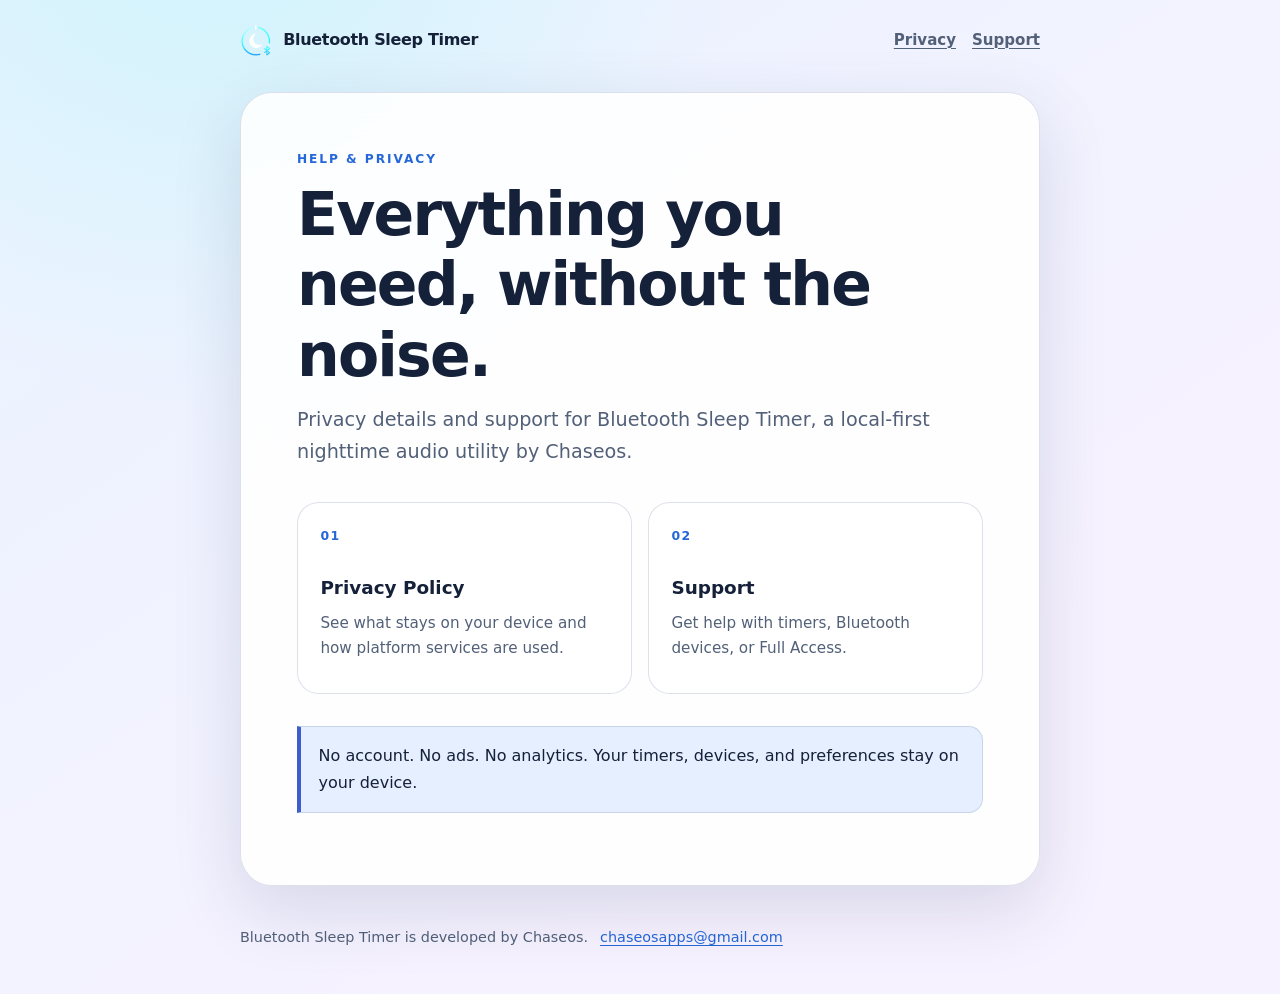
<file: index.html>
<!DOCTYPE html>
<html lang="en">
<head>
  <meta charset="utf-8">
  <meta name="viewport" content="width=device-width, initial-scale=1">
  <meta name="description" content="Privacy and support information for Bluetooth Sleep Timer by Chaseos.">
  <meta name="theme-color" content="#0a1835">
  <title>Bluetooth Sleep Timer — Privacy &amp; Support</title>
  <link rel="icon" href="app-icon.png" type="image/png">
  <link rel="stylesheet" href="styles.css">
</head>
<body>
  <header class="site-header">
    <a class="brand" href="index.html" aria-current="page">
      <img class="brand-mark" src="app-mark-transparent.png" alt="" width="32" height="32">
      <span>Bluetooth Sleep Timer</span>
    </a>
    <nav aria-label="Main navigation">
      <a href="privacy.html">Privacy</a>
      <a href="support.html">Support</a>
    </nav>
  </header>

  <main>
    <p class="eyebrow">HELP &amp; PRIVACY</p>
    <h1>Everything you need, without the noise.</h1>
    <p class="lede">Privacy details and support for Bluetooth Sleep Timer, a local-first nighttime audio utility by Chaseos.</p>

    <div class="cards">
      <a class="card" href="privacy.html">
        <span class="card-icon" aria-hidden="true">01</span>
        <strong>Privacy Policy</strong>
        <span>See what stays on your device and how platform services are used.</span>
      </a>
      <a class="card" href="support.html">
        <span class="card-icon" aria-hidden="true">02</span>
        <strong>Support</strong>
        <span>Get help with timers, Bluetooth devices, or Full Access.</span>
      </a>
    </div>

    <p class="privacy-note">No account. No ads. No analytics. Your timers, devices, and preferences stay on your device.</p>
  </main>

  <footer class="site-footer">
    <span>Bluetooth Sleep Timer is developed by Chaseos.</span>
    <a href="mailto:chaseosapps@gmail.com">chaseosapps@gmail.com</a>
  </footer>
</body>
</html>
</file>
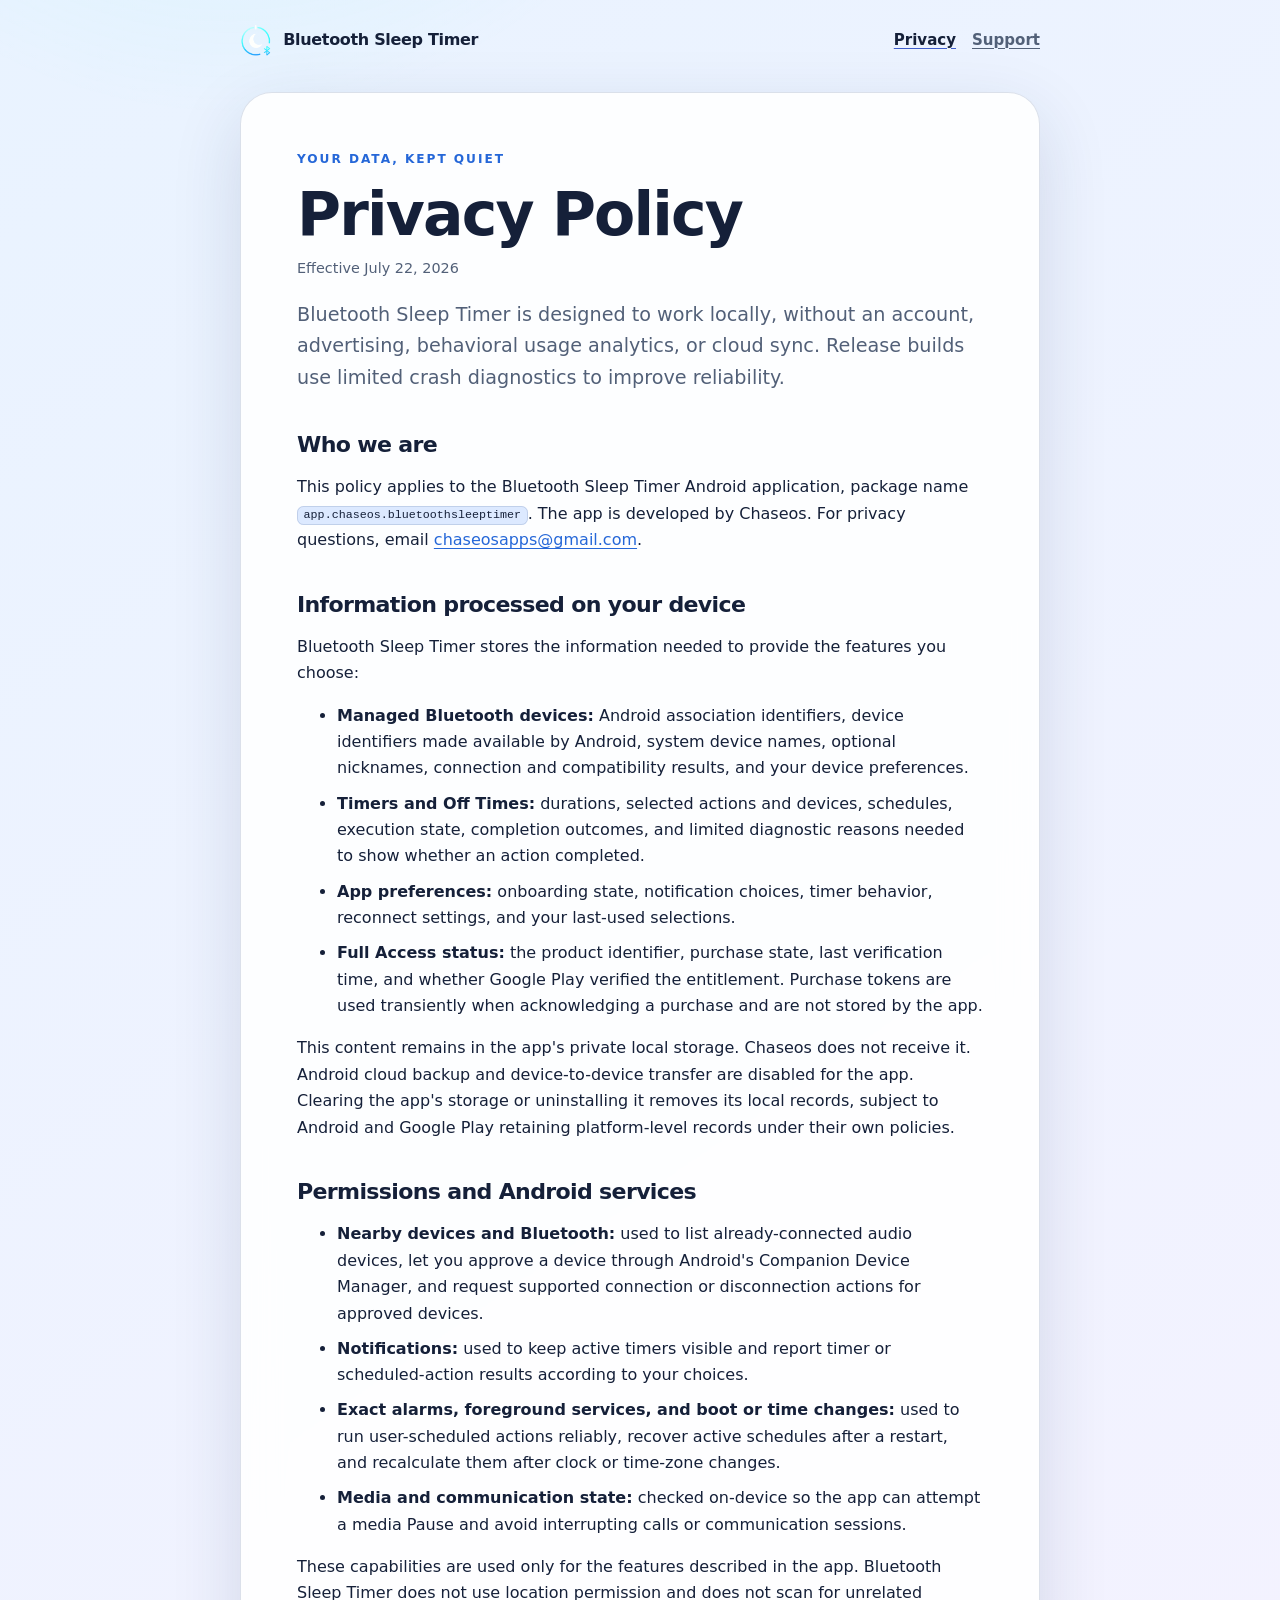
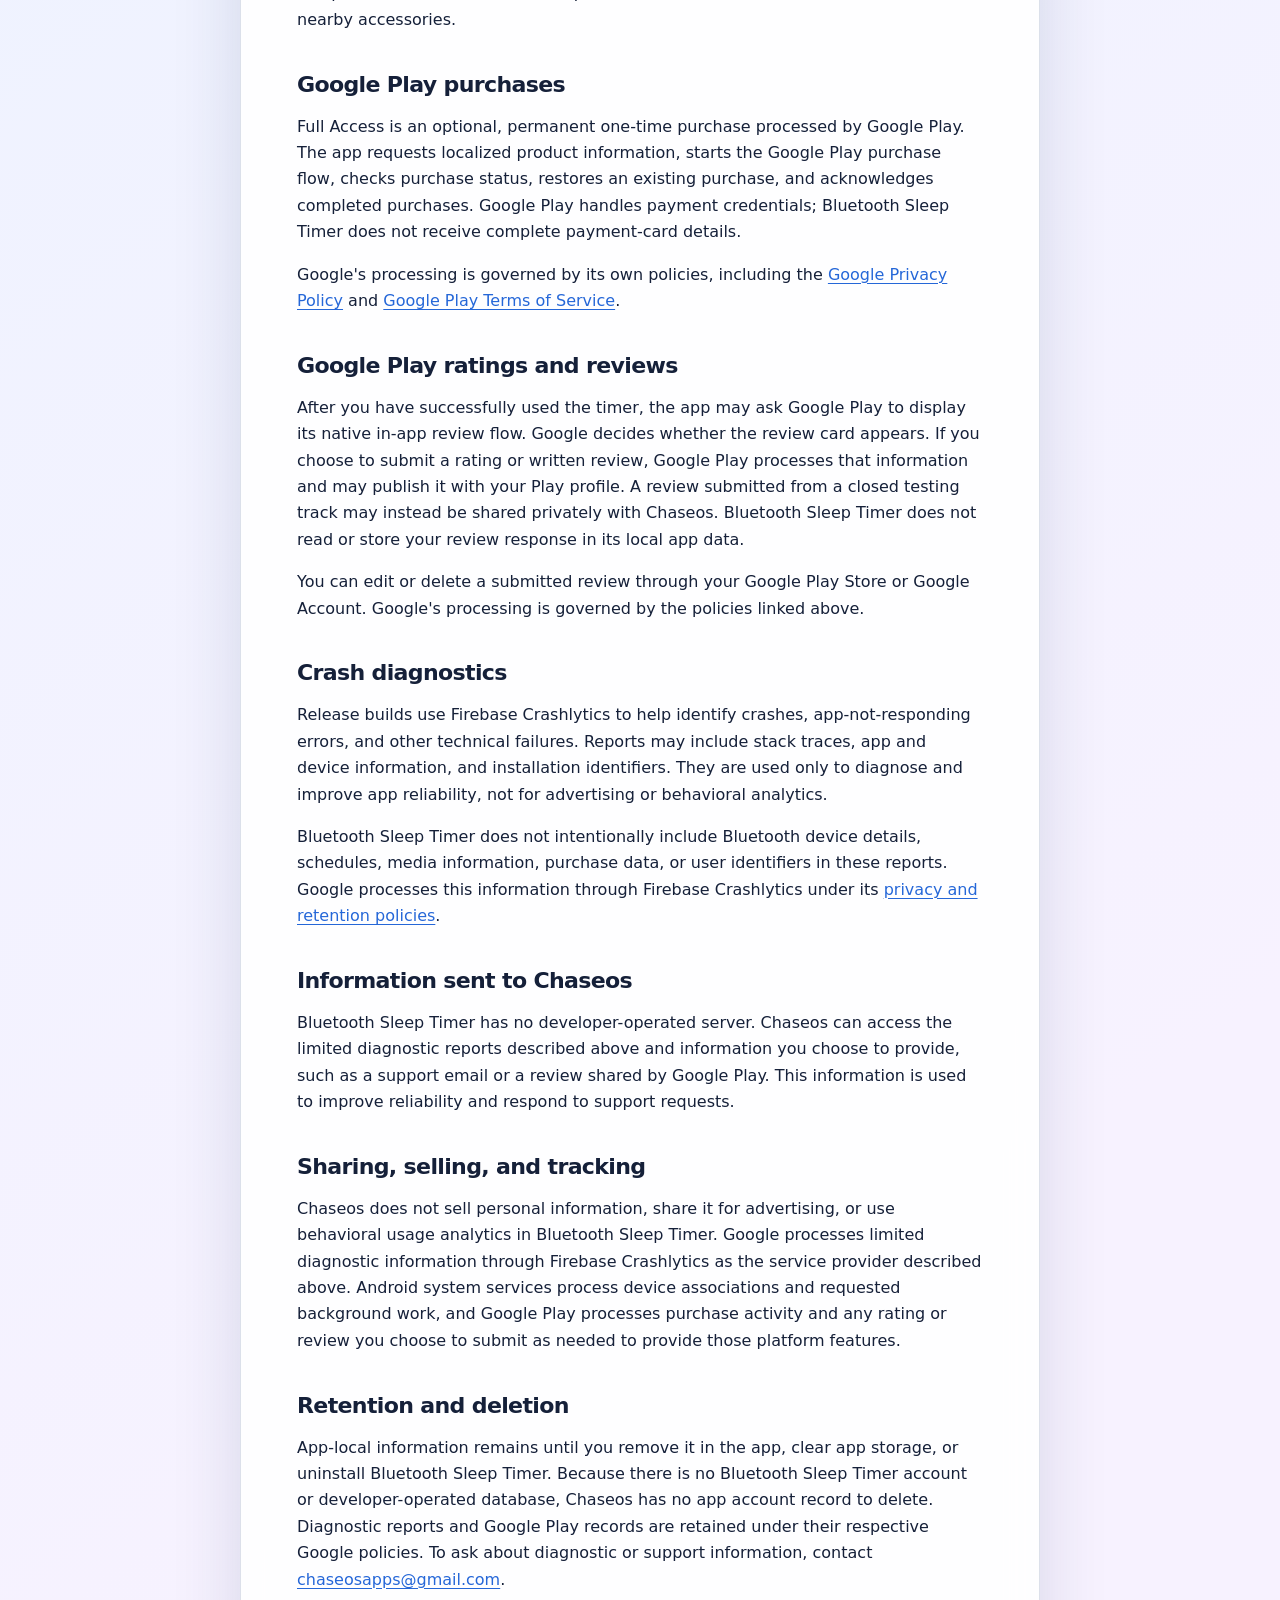
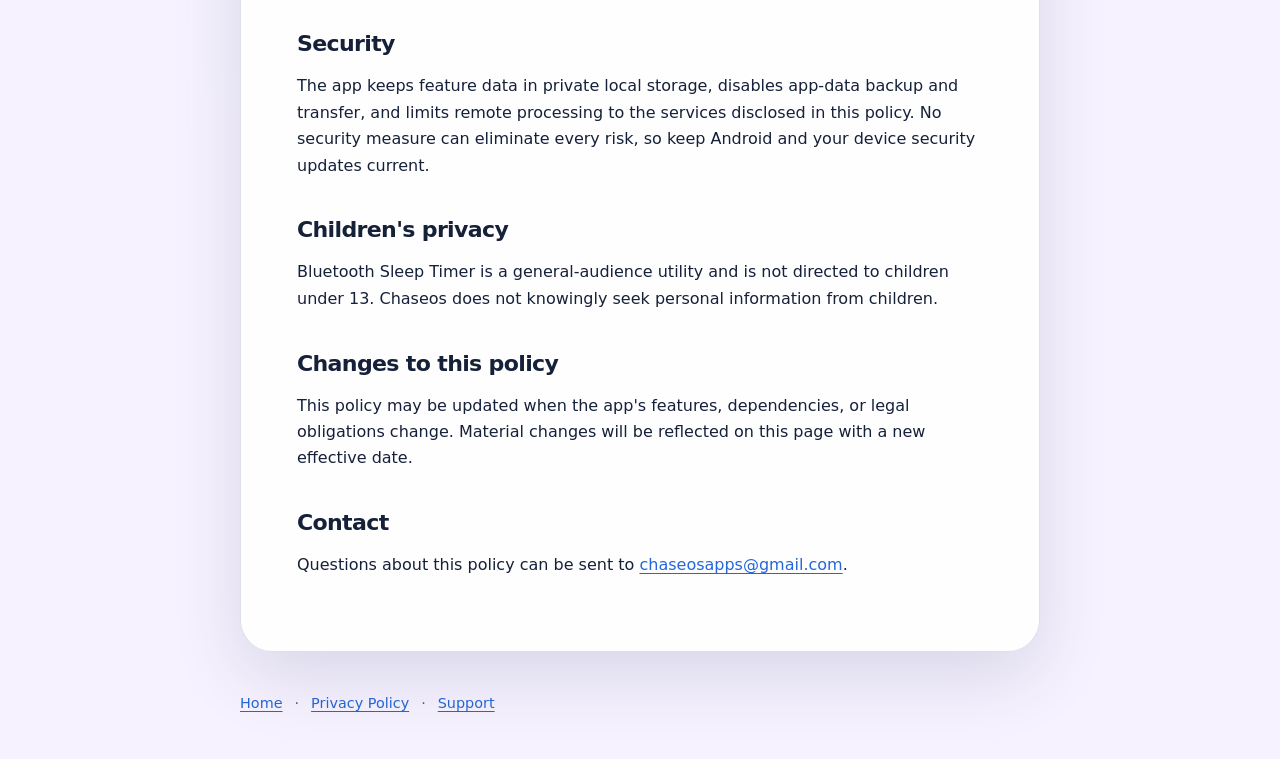
<file: privacy.html>
<!DOCTYPE html>
<html lang="en">
<head>
  <meta charset="utf-8">
  <meta name="viewport" content="width=device-width, initial-scale=1">
  <meta name="description" content="Privacy Policy for Bluetooth Sleep Timer by Chaseos.">
  <meta name="theme-color" content="#0a1835">
  <title>Privacy Policy — Bluetooth Sleep Timer</title>
  <link rel="icon" href="app-icon.png" type="image/png">
  <link rel="stylesheet" href="styles.css">
</head>
<body>
  <header class="site-header">
    <a class="brand" href="index.html">
      <img class="brand-mark" src="app-mark-transparent.png" alt="" width="32" height="32">
      <span>Bluetooth Sleep Timer</span>
    </a>
    <nav aria-label="Main navigation">
      <a href="privacy.html" aria-current="page">Privacy</a>
      <a href="support.html">Support</a>
    </nav>
  </header>

  <main>
    <p class="eyebrow">YOUR DATA, KEPT QUIET</p>
    <h1>Privacy Policy</h1>
    <p class="meta">Effective July 22, 2026</p>
    <p class="lede">Bluetooth Sleep Timer is designed to work locally, without an account, advertising, behavioral usage analytics, or cloud sync. Release builds use limited crash diagnostics to improve reliability.</p>

    <h2>Who we are</h2>
    <p>This policy applies to the Bluetooth Sleep Timer Android application, package name <code>app.chaseos.bluetoothsleeptimer</code>. The app is developed by Chaseos. For privacy questions, email <a href="mailto:chaseosapps@gmail.com?subject=Bluetooth%20Sleep%20Timer%20Privacy">chaseosapps@gmail.com</a>.</p>

    <h2>Information processed on your device</h2>
    <p>Bluetooth Sleep Timer stores the information needed to provide the features you choose:</p>
    <ul>
      <li><strong>Managed Bluetooth devices:</strong> Android association identifiers, device identifiers made available by Android, system device names, optional nicknames, connection and compatibility results, and your device preferences.</li>
      <li><strong>Timers and Off Times:</strong> durations, selected actions and devices, schedules, execution state, completion outcomes, and limited diagnostic reasons needed to show whether an action completed.</li>
      <li><strong>App preferences:</strong> onboarding state, notification choices, timer behavior, reconnect settings, and your last-used selections.</li>
      <li><strong>Full Access status:</strong> the product identifier, purchase state, last verification time, and whether Google Play verified the entitlement. Purchase tokens are used transiently when acknowledging a purchase and are not stored by the app.</li>
    </ul>
    <p>This content remains in the app's private local storage. Chaseos does not receive it. Android cloud backup and device-to-device transfer are disabled for the app. Clearing the app's storage or uninstalling it removes its local records, subject to Android and Google Play retaining platform-level records under their own policies.</p>

    <h2>Permissions and Android services</h2>
    <ul>
      <li><strong>Nearby devices and Bluetooth:</strong> used to list already-connected audio devices, let you approve a device through Android's Companion Device Manager, and request supported connection or disconnection actions for approved devices.</li>
      <li><strong>Notifications:</strong> used to keep active timers visible and report timer or scheduled-action results according to your choices.</li>
      <li><strong>Exact alarms, foreground services, and boot or time changes:</strong> used to run user-scheduled actions reliably, recover active schedules after a restart, and recalculate them after clock or time-zone changes.</li>
      <li><strong>Media and communication state:</strong> checked on-device so the app can attempt a media Pause and avoid interrupting calls or communication sessions.</li>
    </ul>
    <p>These capabilities are used only for the features described in the app. Bluetooth Sleep Timer does not use location permission and does not scan for unrelated nearby accessories.</p>

    <h2>Google Play purchases</h2>
    <p>Full Access is an optional, permanent one-time purchase processed by Google Play. The app requests localized product information, starts the Google Play purchase flow, checks purchase status, restores an existing purchase, and acknowledges completed purchases. Google Play handles payment credentials; Bluetooth Sleep Timer does not receive complete payment-card details.</p>
    <p>Google's processing is governed by its own policies, including the <a href="https://policies.google.com/privacy">Google Privacy Policy</a> and <a href="https://play.google.com/about/play-terms/">Google Play Terms of Service</a>.</p>

    <h2>Google Play ratings and reviews</h2>
    <p>After you have successfully used the timer, the app may ask Google Play to display its native in-app review flow. Google decides whether the review card appears. If you choose to submit a rating or written review, Google Play processes that information and may publish it with your Play profile. A review submitted from a closed testing track may instead be shared privately with Chaseos. Bluetooth Sleep Timer does not read or store your review response in its local app data.</p>
    <p>You can edit or delete a submitted review through your Google Play Store or Google Account. Google's processing is governed by the policies linked above.</p>

    <h2>Crash diagnostics</h2>
    <p>Release builds use Firebase Crashlytics to help identify crashes, app-not-responding errors, and other technical failures. Reports may include stack traces, app and device information, and installation identifiers. They are used only to diagnose and improve app reliability, not for advertising or behavioral analytics.</p>
    <p>Bluetooth Sleep Timer does not intentionally include Bluetooth device details, schedules, media information, purchase data, or user identifiers in these reports. Google processes this information through Firebase Crashlytics under its <a href="https://firebase.google.com/support/privacy">privacy and retention policies</a>.</p>

    <h2>Information sent to Chaseos</h2>
    <p>Bluetooth Sleep Timer has no developer-operated server. Chaseos can access the limited diagnostic reports described above and information you choose to provide, such as a support email or a review shared by Google Play. This information is used to improve reliability and respond to support requests.</p>

    <h2>Sharing, selling, and tracking</h2>
    <p>Chaseos does not sell personal information, share it for advertising, or use behavioral usage analytics in Bluetooth Sleep Timer. Google processes limited diagnostic information through Firebase Crashlytics as the service provider described above. Android system services process device associations and requested background work, and Google Play processes purchase activity and any rating or review you choose to submit as needed to provide those platform features.</p>

    <h2>Retention and deletion</h2>
    <p>App-local information remains until you remove it in the app, clear app storage, or uninstall Bluetooth Sleep Timer. Because there is no Bluetooth Sleep Timer account or developer-operated database, Chaseos has no app account record to delete. Diagnostic reports and Google Play records are retained under their respective Google policies. To ask about diagnostic or support information, contact <a href="mailto:chaseosapps@gmail.com?subject=Bluetooth%20Sleep%20Timer%20Data%20Request">chaseosapps@gmail.com</a>.</p>

    <h2>Security</h2>
    <p>The app keeps feature data in private local storage, disables app-data backup and transfer, and limits remote processing to the services disclosed in this policy. No security measure can eliminate every risk, so keep Android and your device security updates current.</p>

    <h2>Children's privacy</h2>
    <p>Bluetooth Sleep Timer is a general-audience utility and is not directed to children under 13. Chaseos does not knowingly seek personal information from children.</p>

    <h2>Changes to this policy</h2>
    <p>This policy may be updated when the app's features, dependencies, or legal obligations change. Material changes will be reflected on this page with a new effective date.</p>

    <h2>Contact</h2>
    <p>Questions about this policy can be sent to <a href="mailto:chaseosapps@gmail.com?subject=Bluetooth%20Sleep%20Timer%20Privacy">chaseosapps@gmail.com</a>.</p>
  </main>

  <footer class="site-footer">
    <a href="index.html">Home</a>
    <span aria-hidden="true">·</span>
    <a href="privacy.html" aria-current="page">Privacy Policy</a>
    <span aria-hidden="true">·</span>
    <a href="support.html">Support</a>
  </footer>
</body>
</html>
</file>
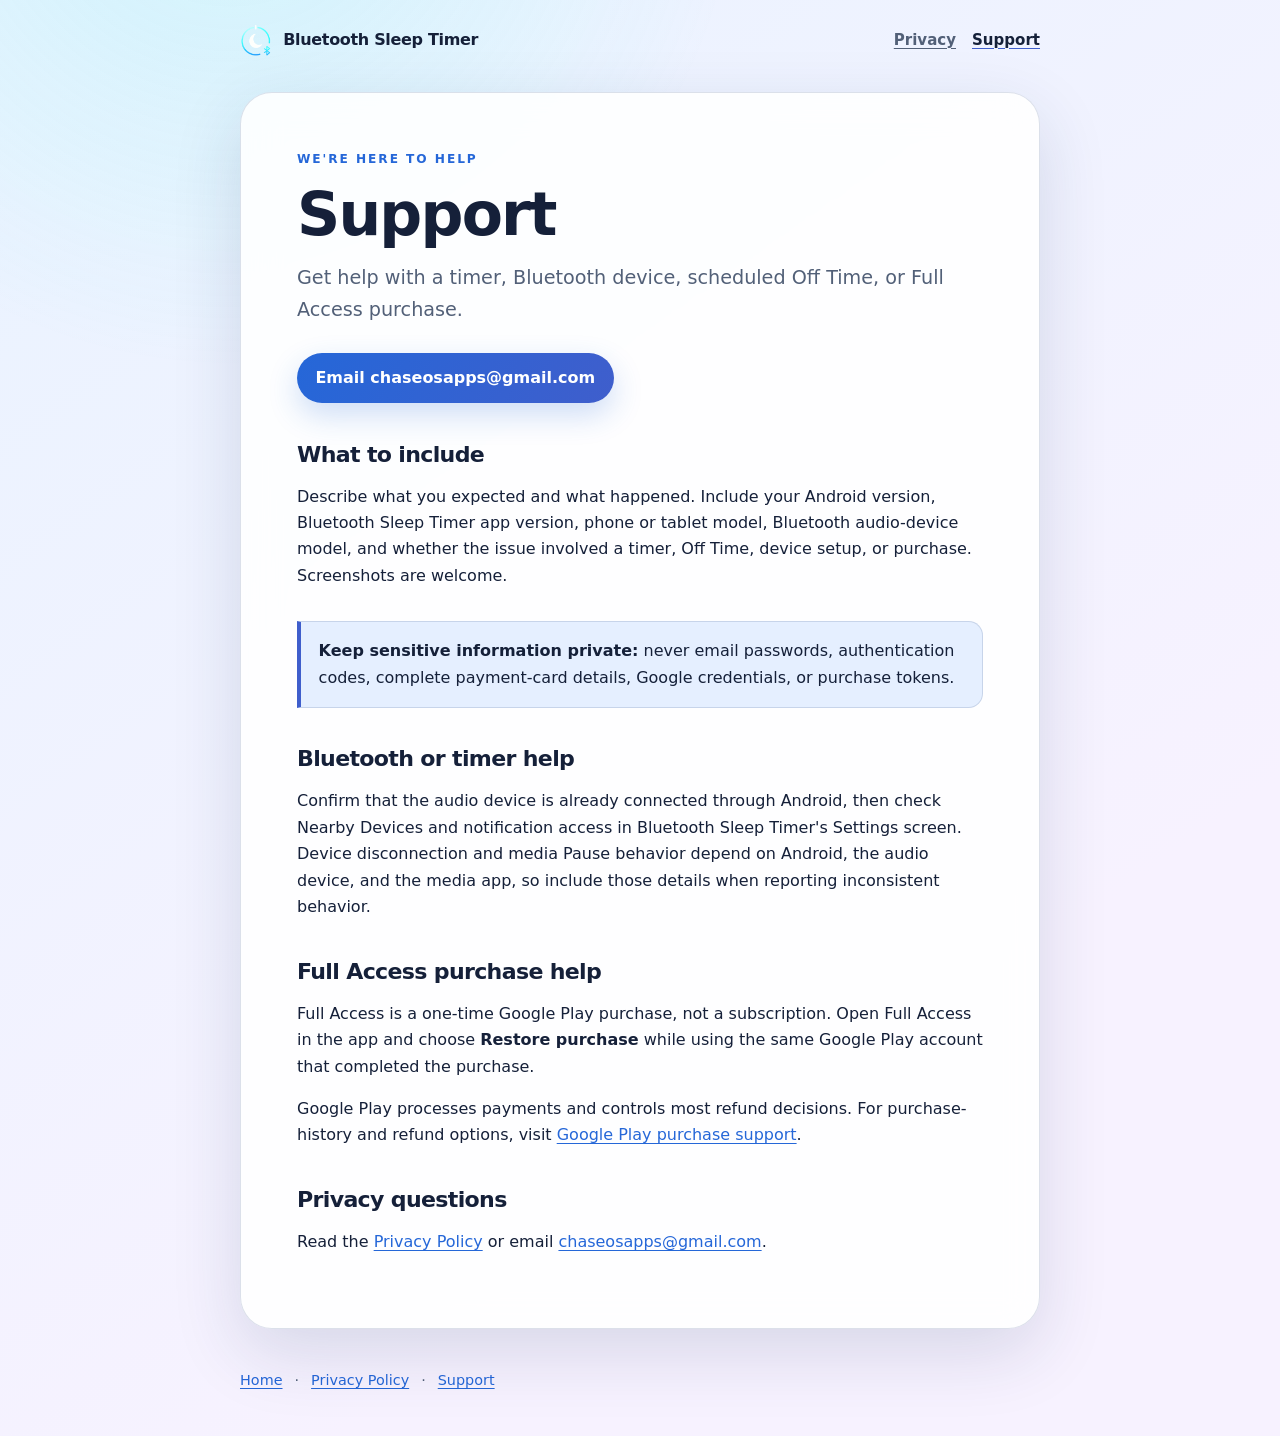
<file: support.html>
<!DOCTYPE html>
<html lang="en">
<head>
  <meta charset="utf-8">
  <meta name="viewport" content="width=device-width, initial-scale=1">
  <meta name="description" content="Support and contact information for Bluetooth Sleep Timer.">
  <meta name="theme-color" content="#0a1835">
  <title>Support — Bluetooth Sleep Timer</title>
  <link rel="icon" href="app-icon.png" type="image/png">
  <link rel="stylesheet" href="styles.css">
</head>
<body>
  <header class="site-header">
    <a class="brand" href="index.html">
      <img class="brand-mark" src="app-mark-transparent.png" alt="" width="32" height="32">
      <span>Bluetooth Sleep Timer</span>
    </a>
    <nav aria-label="Main navigation">
      <a href="privacy.html">Privacy</a>
      <a href="support.html" aria-current="page">Support</a>
    </nav>
  </header>

  <main>
    <p class="eyebrow">WE'RE HERE TO HELP</p>
    <h1>Support</h1>
    <p class="lede">Get help with a timer, Bluetooth device, scheduled Off Time, or Full Access purchase.</p>
    <p><a class="button" href="mailto:chaseosapps@gmail.com?subject=Bluetooth%20Sleep%20Timer%20Support">Email chaseosapps@gmail.com</a></p>

    <h2>What to include</h2>
    <p>Describe what you expected and what happened. Include your Android version, Bluetooth Sleep Timer app version, phone or tablet model, Bluetooth audio-device model, and whether the issue involved a timer, Off Time, device setup, or purchase. Screenshots are welcome.</p>
    <p class="notice"><strong>Keep sensitive information private:</strong> never email passwords, authentication codes, complete payment-card details, Google credentials, or purchase tokens.</p>

    <h2>Bluetooth or timer help</h2>
    <p>Confirm that the audio device is already connected through Android, then check Nearby Devices and notification access in Bluetooth Sleep Timer's Settings screen. Device disconnection and media Pause behavior depend on Android, the audio device, and the media app, so include those details when reporting inconsistent behavior.</p>

    <h2>Full Access purchase help</h2>
    <p>Full Access is a one-time Google Play purchase, not a subscription. Open Full Access in the app and choose <strong>Restore purchase</strong> while using the same Google Play account that completed the purchase.</p>
    <p>Google Play processes payments and controls most refund decisions. For purchase-history and refund options, visit <a href="https://support.google.com/googleplay/workflow/9813244">Google Play purchase support</a>.</p>

    <h2>Privacy questions</h2>
    <p>Read the <a href="privacy.html">Privacy Policy</a> or email <a href="mailto:chaseosapps@gmail.com?subject=Bluetooth%20Sleep%20Timer%20Privacy">chaseosapps@gmail.com</a>.</p>
  </main>

  <footer class="site-footer">
    <a href="index.html">Home</a>
    <span aria-hidden="true">·</span>
    <a href="privacy.html">Privacy Policy</a>
    <span aria-hidden="true">·</span>
    <a href="support.html" aria-current="page">Support</a>
  </footer>
</body>
</html>
</file>
<file: styles.css>
:root {
  color-scheme: light dark;
  --page-start: #e9f3ff;
  --page-end: #f7f2ff;
  --surface: rgb(255 255 255 / 88%);
  --surface-strong: #ffffff;
  --text: #152039;
  --muted: #526078;
  --accent: #2567d8;
  --accent-strong: #3f5ecc;
  --accent-soft: #dce9ff;
  --border: rgb(81 106 151 / 20%);
  --focus: #079fe8;
  --shadow: 0 24px 70px rgb(28 50 92 / 14%);
}

@media (prefers-color-scheme: dark) {
  :root {
    --page-start: #101f46;
    --page-end: #050d20;
    --surface: rgb(17 26 42 / 88%);
    --surface-strong: #172132;
    --text: #e4eaf5;
    --muted: #bac5d8;
    --accent: #8cb4ff;
    --accent-strong: #50f6ed;
    --accent-soft: #24477a;
    --border: rgb(140 180 255 / 22%);
    --focus: #50f6ed;
    --shadow: 0 28px 80px rgb(0 0 0 / 30%);
  }
}

* {
  box-sizing: border-box;
}

html {
  min-height: 100%;
  font-family: Inter, ui-rounded, "SF Pro Rounded", "Segoe UI", system-ui, sans-serif;
  line-height: 1.65;
  background: var(--page-end);
}

body {
  min-height: 100vh;
  margin: 0;
  background:
    radial-gradient(circle at 18% -10%, rgb(80 246 237 / 18%), transparent 32rem),
    linear-gradient(145deg, var(--page-start), var(--page-end) 72%);
  color: var(--text);
}

a {
  color: var(--accent);
  text-decoration-thickness: 0.08em;
  text-underline-offset: 0.2em;
}

a:hover {
  text-decoration-thickness: 0.14em;
}

a:focus-visible {
  border-radius: 0.35rem;
  outline: 3px solid var(--focus);
  outline-offset: 4px;
}

.site-header,
main,
.site-footer {
  width: min(100% - 2rem, 800px);
  margin-inline: auto;
}

.site-header {
  display: flex;
  align-items: center;
  justify-content: space-between;
  gap: 1rem;
  padding-block: 1.5rem;
}

.brand {
  display: inline-flex;
  align-items: center;
  gap: 0.7rem;
  color: var(--text);
  font-weight: 760;
  letter-spacing: -0.02em;
  text-decoration: none;
}

.brand-mark {
  width: 2rem;
  height: 2rem;
  object-fit: contain;
}

nav {
  display: flex;
  flex-wrap: wrap;
  gap: 1rem;
  font-size: 0.94rem;
}

nav a {
  color: var(--muted);
  font-weight: 650;
}

nav a[aria-current="page"] {
  color: var(--text);
  text-decoration-color: var(--accent-strong);
}

main {
  margin-block: 0.75rem 2.5rem;
  padding: clamp(1.5rem, 5vw, 3.5rem);
  border: 1px solid var(--border);
  border-radius: 2rem;
  background: var(--surface);
  box-shadow: var(--shadow);
  backdrop-filter: blur(18px);
}

.eyebrow {
  margin: 0 0 0.6rem;
  color: var(--accent);
  font-size: 0.76rem;
  font-weight: 800;
  letter-spacing: 0.16em;
}

h1,
h2 {
  line-height: 1.18;
  letter-spacing: -0.03em;
}

h1 {
  max-width: 16ch;
  margin: 0 0 0.8rem;
  font-size: clamp(2.1rem, 7vw, 3.75rem);
}

h2 {
  margin: 2.4rem 0 0.65rem;
  font-size: 1.38rem;
}

p,
li {
  max-width: 68ch;
}

li + li {
  margin-top: 0.55rem;
}

code {
  padding: 0.08rem 0.35rem;
  border: 1px solid var(--border);
  border-radius: 0.4rem;
  background: var(--accent-soft);
  color: var(--text);
  font-size: 0.9em;
  overflow-wrap: anywhere;
}

.lede {
  margin-top: 0;
  color: var(--muted);
  font-size: clamp(1.05rem, 2.5vw, 1.2rem);
}

.meta {
  margin: -0.3rem 0 1.1rem;
  color: var(--muted);
  font-size: 0.9rem;
}

.cards {
  display: grid;
  grid-template-columns: repeat(auto-fit, minmax(230px, 1fr));
  gap: 1rem;
  margin-top: 2.2rem;
}

.card {
  display: grid;
  gap: 0.45rem;
  min-height: 12rem;
  padding: 1.4rem;
  border: 1px solid var(--border);
  border-radius: 1.35rem;
  background: var(--surface-strong);
  color: var(--text);
  text-decoration: none;
  transition: border-color 160ms ease, transform 160ms ease, box-shadow 160ms ease;
}

.card:hover {
  border-color: var(--accent);
  box-shadow: 0 16px 42px rgb(37 103 216 / 14%);
  transform: translateY(-2px);
}

.card strong {
  align-self: end;
  font-size: 1.15rem;
}

.card span:last-child {
  color: var(--muted);
  font-size: 0.95rem;
}

.card-icon {
  width: fit-content;
  color: var(--accent);
  font-size: 0.78rem;
  font-weight: 800;
  letter-spacing: 0.12em;
}

.privacy-note,
.notice {
  margin-top: 2rem;
  padding: 1rem 1.1rem;
  border: 1px solid var(--border);
  border-left: 4px solid var(--accent-strong);
  border-radius: 0 0.9rem 0.9rem 0;
  background: color-mix(in srgb, var(--accent-soft) 72%, transparent);
}

.button {
  display: inline-block;
  margin-top: 0.5rem;
  padding: 0.75rem 1.15rem;
  border-radius: 999px;
  background: linear-gradient(120deg, var(--accent), var(--accent-strong));
  color: #ffffff;
  font-weight: 750;
  text-decoration: none;
  box-shadow: 0 12px 30px rgb(37 103 216 / 22%);
}

@media (prefers-color-scheme: dark) {
  .button {
    color: #071426;
  }
}

.site-footer {
  display: flex;
  flex-wrap: wrap;
  gap: 0.4rem 0.75rem;
  padding-bottom: 2.75rem;
  color: var(--muted);
  font-size: 0.9rem;
}

@media (max-width: 600px) {
  .site-header {
    align-items: flex-start;
    flex-direction: column;
  }

  main {
    border-radius: 1.5rem;
  }
}

@media (prefers-reduced-motion: reduce) {
  *,
  *::before,
  *::after {
    scroll-behavior: auto !important;
    transition-duration: 0.01ms !important;
  }
}
</file>
